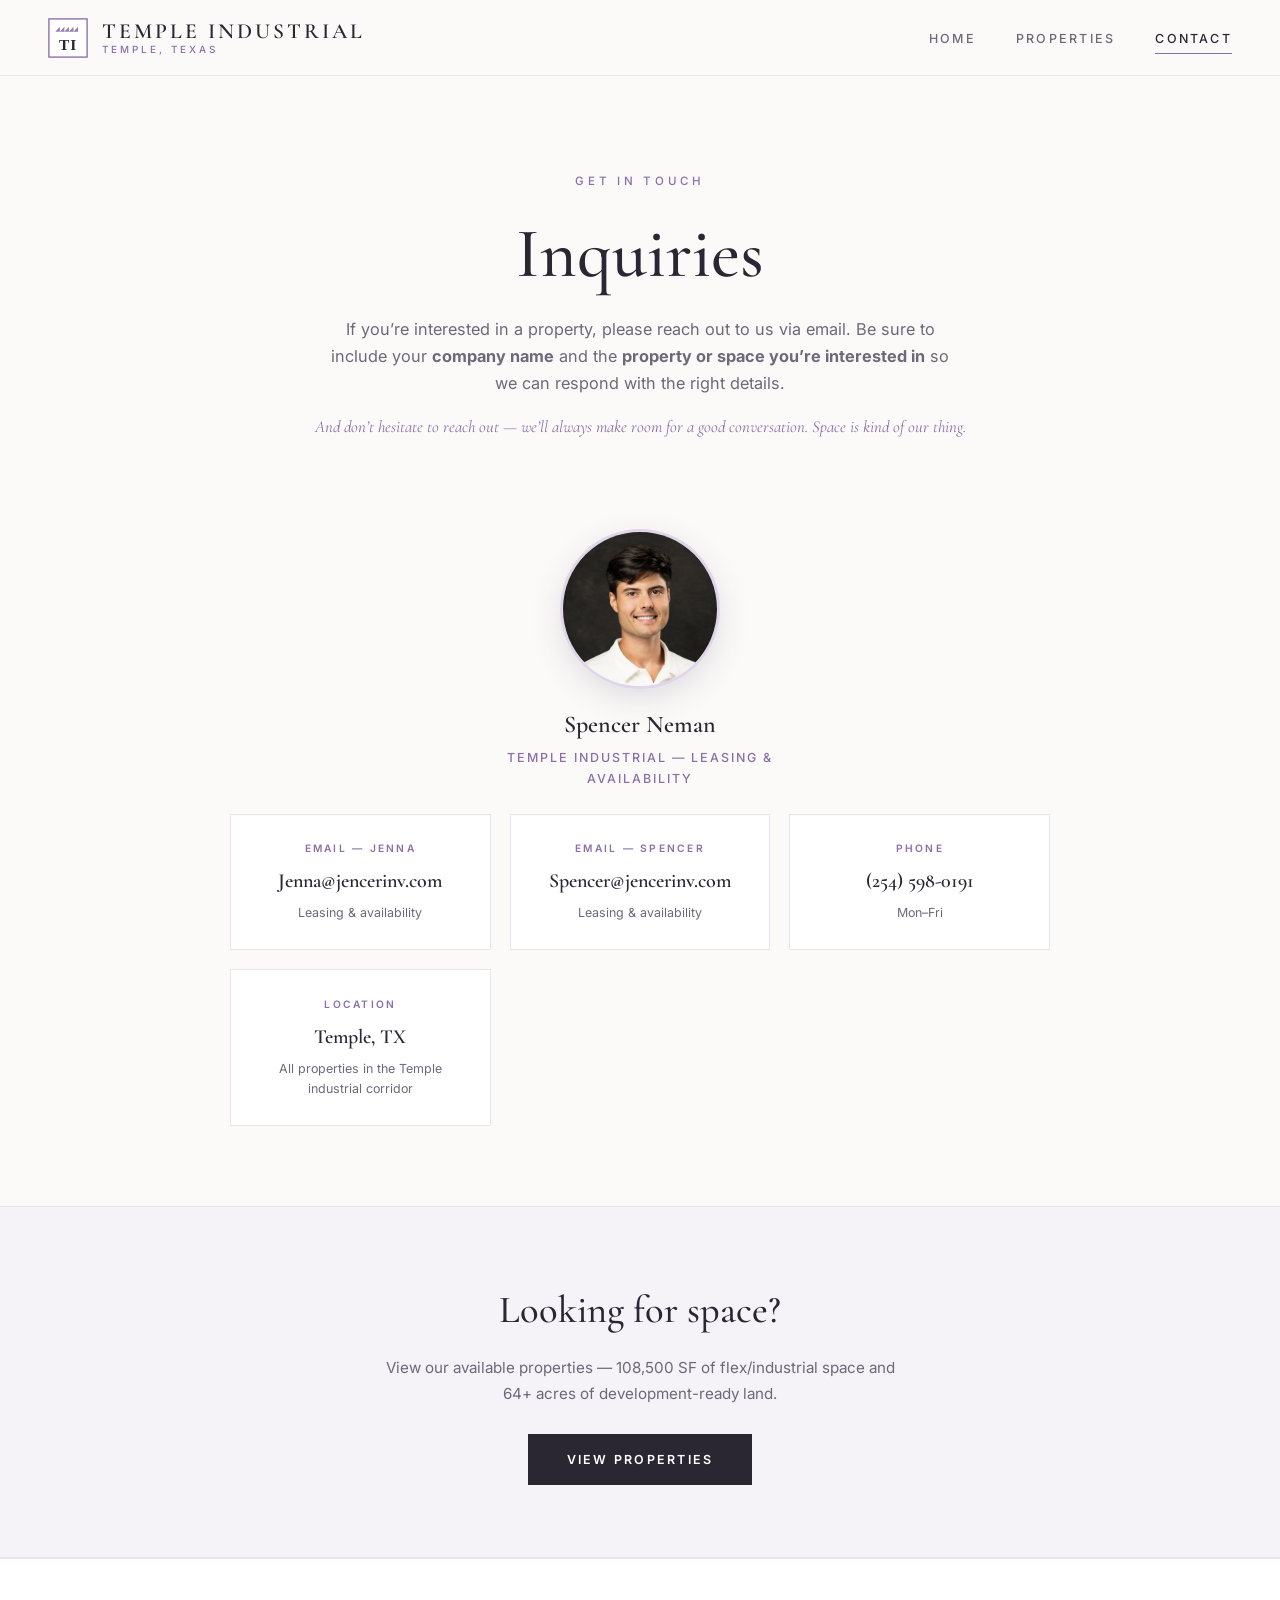
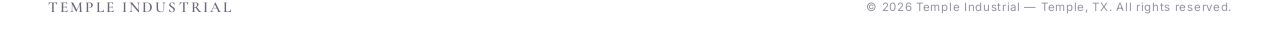
<file: contact.html>
<!DOCTYPE html>
<html lang="en">
<head>
  <meta charset="UTF-8" />
  <meta name="viewport" content="width=device-width, initial-scale=1.0" />
  <title>Contact | Temple Industrial</title>
  <meta name="description" content="Contact Temple Industrial about available industrial and commercial properties in Temple, Texas." />
  <link rel="icon" type="image/svg+xml" href="logo.svg" />
  <link rel="preconnect" href="https://fonts.googleapis.com" />
  <link rel="preconnect" href="https://fonts.gstatic.com" crossorigin />
  <link href="https://fonts.googleapis.com/css2?family=Cormorant+Garamond:ital,wght@0,500;0,600;1,500&family=Inter:wght@400;500;600&display=swap" rel="stylesheet" />
  <link rel="stylesheet" href="styles.css?v=3" />
</head>
<body>

<!-- NAV -->
<nav>
  <a class="nav-logo" href="index.html">
    <img src="logo.svg" alt="Temple Industrial logo" />
    <div class="nav-wordmark">Temple Industrial<span>Temple, Texas</span></div>
  </a>
  <ul class="nav-links">
    <li><a href="index.html">Home</a></li>
    <li><a href="properties.html">Properties</a></li>
    <li><a href="contact.html" class="active">Contact</a></li>
  </ul>
</nav>

<!-- PAGE HEAD -->
<header class="hero" style="padding-bottom:3rem;">
  <p class="eyebrow">Get In Touch</p>
  <h1>Inquiries</h1>
  <p class="hero-sub">If you&rsquo;re interested in a property, please reach out to us via email. Be sure to include your <strong>company name</strong> and the <strong>property or space you&rsquo;re interested in</strong> so we can respond with the right details.</p>
  <p class="hero-joke">And don&rsquo;t hesitate to reach out &mdash; we&rsquo;ll always make room for a good conversation. Space is kind of our thing.</p>
</header>

<!-- PRINCIPAL -->
<section class="section" style="padding-top:0; padding-bottom:0;">
  <div class="person-card">
    <img src="spencer_headshot.jpg" alt="Spencer Neman, Temple Industrial" class="person-photo" />
    <p class="person-name">Spencer Neman</p>
    <p class="person-role">Temple Industrial &mdash; Leasing &amp; Availability</p>
  </div>
</section>

<!-- CONTACT CARDS -->
<section class="section" style="padding-top:1.5rem;">
  <div class="contact-cards">
    <div class="contact-card">
      <p class="contact-card-label">Email &mdash; Jenna</p>
      <p class="contact-card-value"><a href="mailto:Jenna@jencerinv.com">Jenna@jencerinv.com</a></p>
      <p class="contact-card-sub">Leasing &amp; availability</p>
    </div>
    <div class="contact-card">
      <p class="contact-card-label">Email &mdash; Spencer</p>
      <p class="contact-card-value"><a href="mailto:Spencer@jencerinv.com">Spencer@jencerinv.com</a></p>
      <p class="contact-card-sub">Leasing &amp; availability</p>
    </div>
    <div class="contact-card">
      <p class="contact-card-label">Phone</p>
      <p class="contact-card-value"><a href="tel:2545980191">(254) 598-0191</a></p>
      <p class="contact-card-sub">Mon&ndash;Fri</p>
    </div>
    <div class="contact-card">
      <p class="contact-card-label">Location</p>
      <p class="contact-card-value">Temple, TX</p>
      <p class="contact-card-sub">All properties in the Temple industrial corridor</p>
    </div>
  </div>
</section>

<!-- CTA -->
<section class="cta-band">
  <h2>Looking for space?</h2>
  <p>View our available properties &mdash; 108,500 SF of flex/industrial space and 64+ acres of development-ready land.</p>
  <a href="properties.html" class="btn btn-solid">View Properties</a>
</section>

<!-- FOOTER -->
<footer>
  <span class="footer-brand">Temple Industrial</span>
  <span class="footer-note">&copy; 2026 Temple Industrial &mdash; Temple, TX. All rights reserved.</span>
</footer>

</body>
</html>
</file>
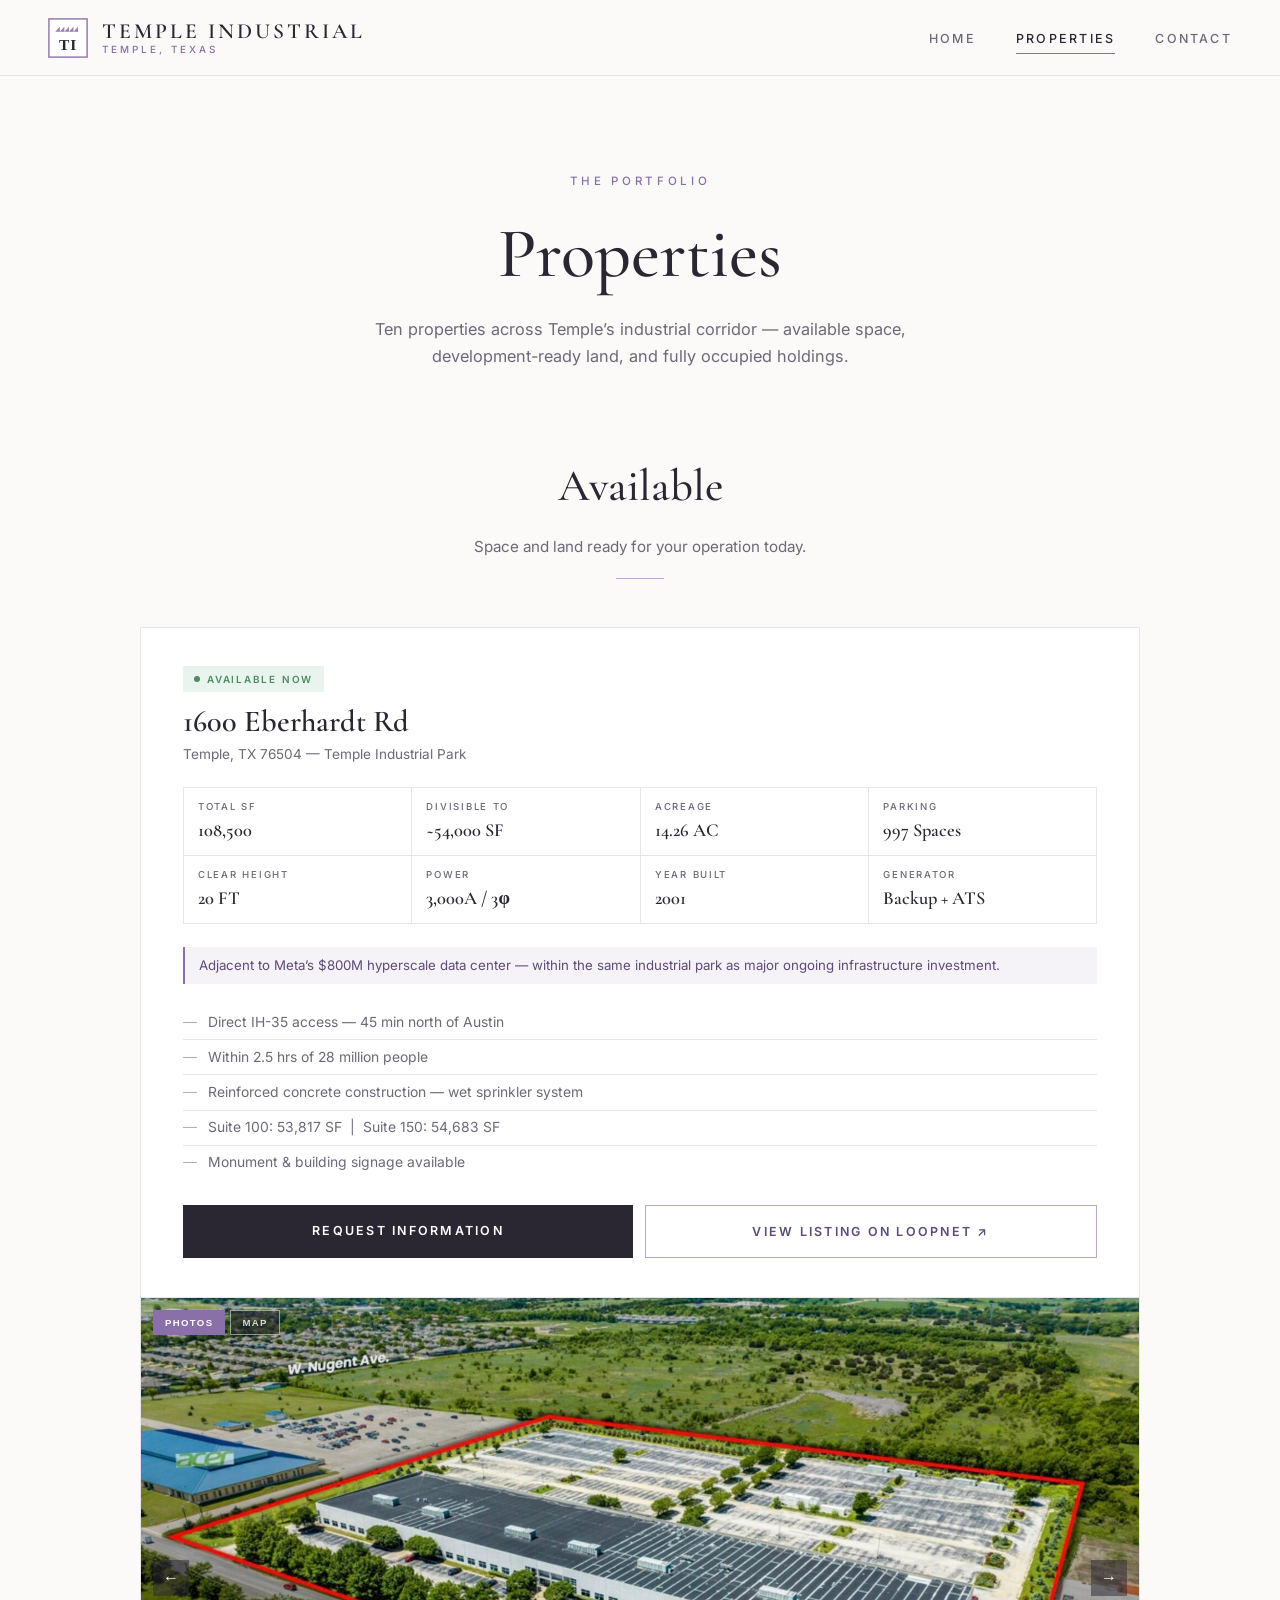
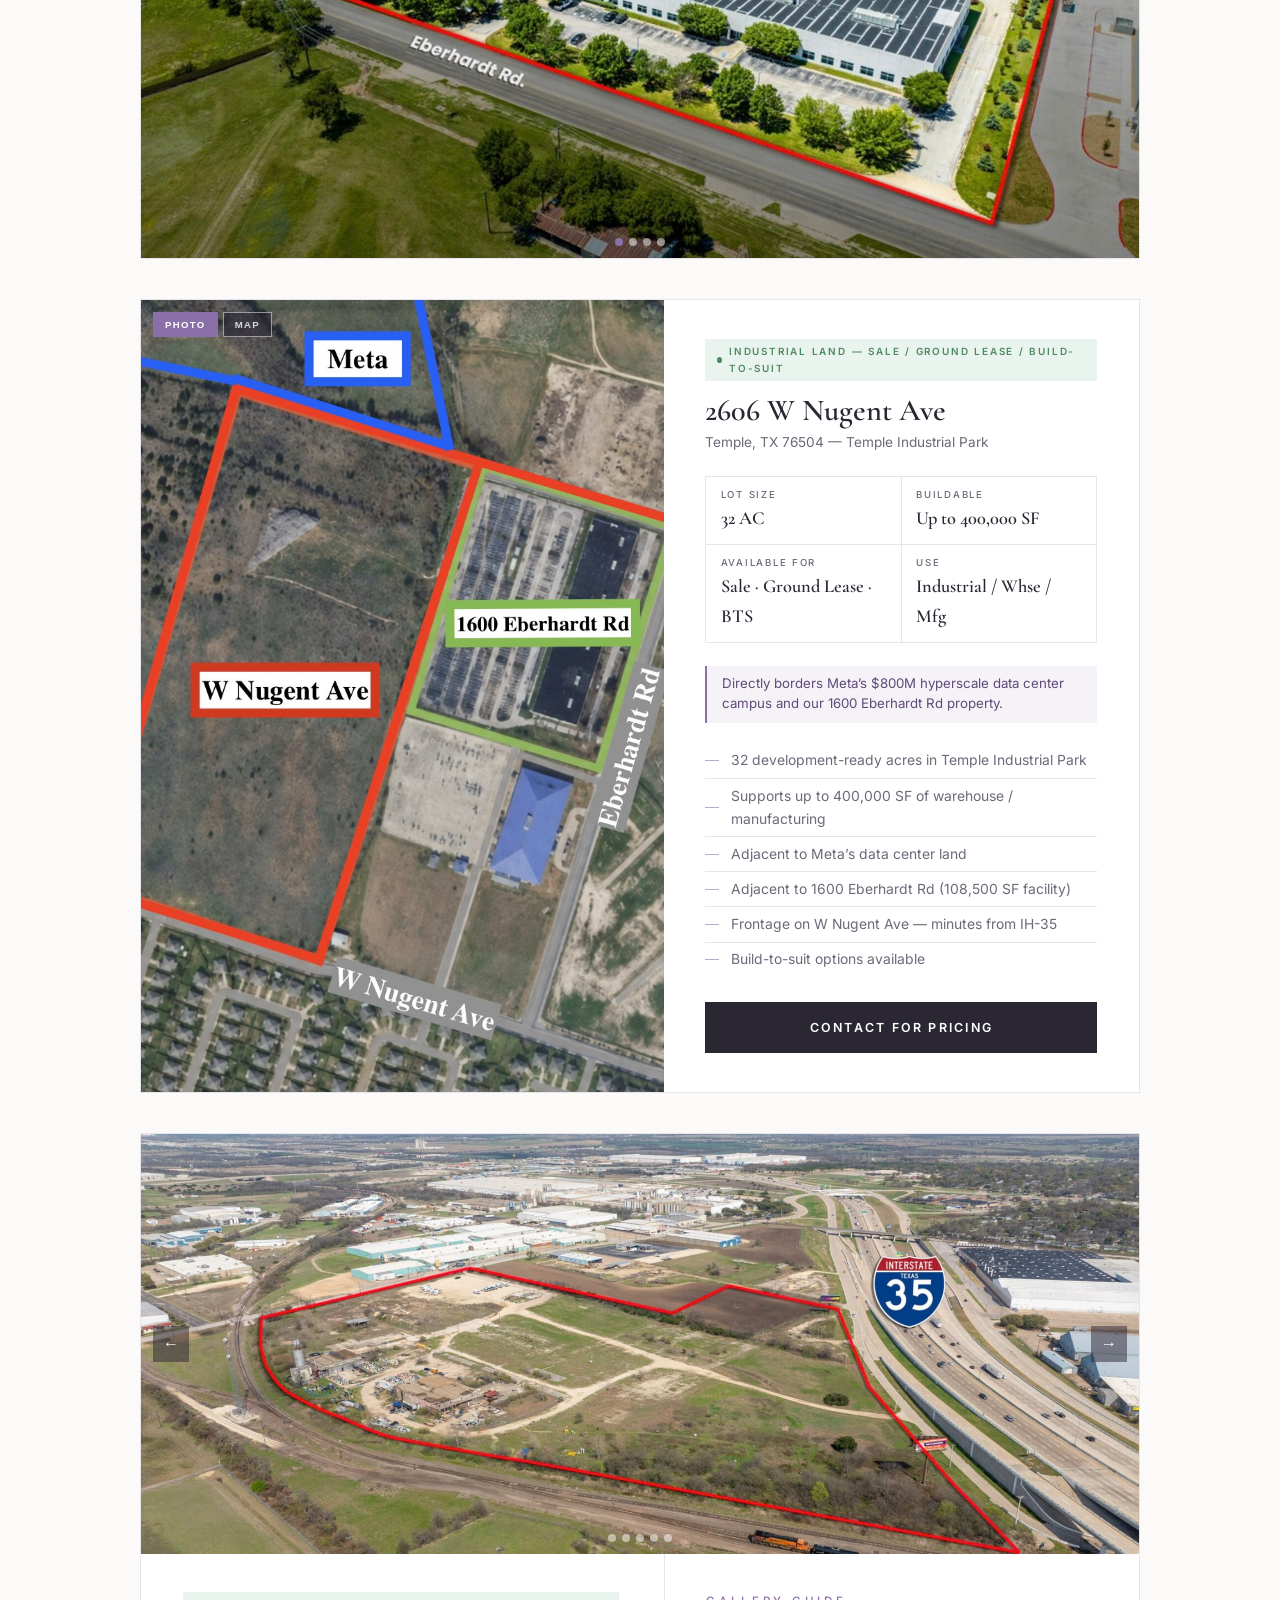
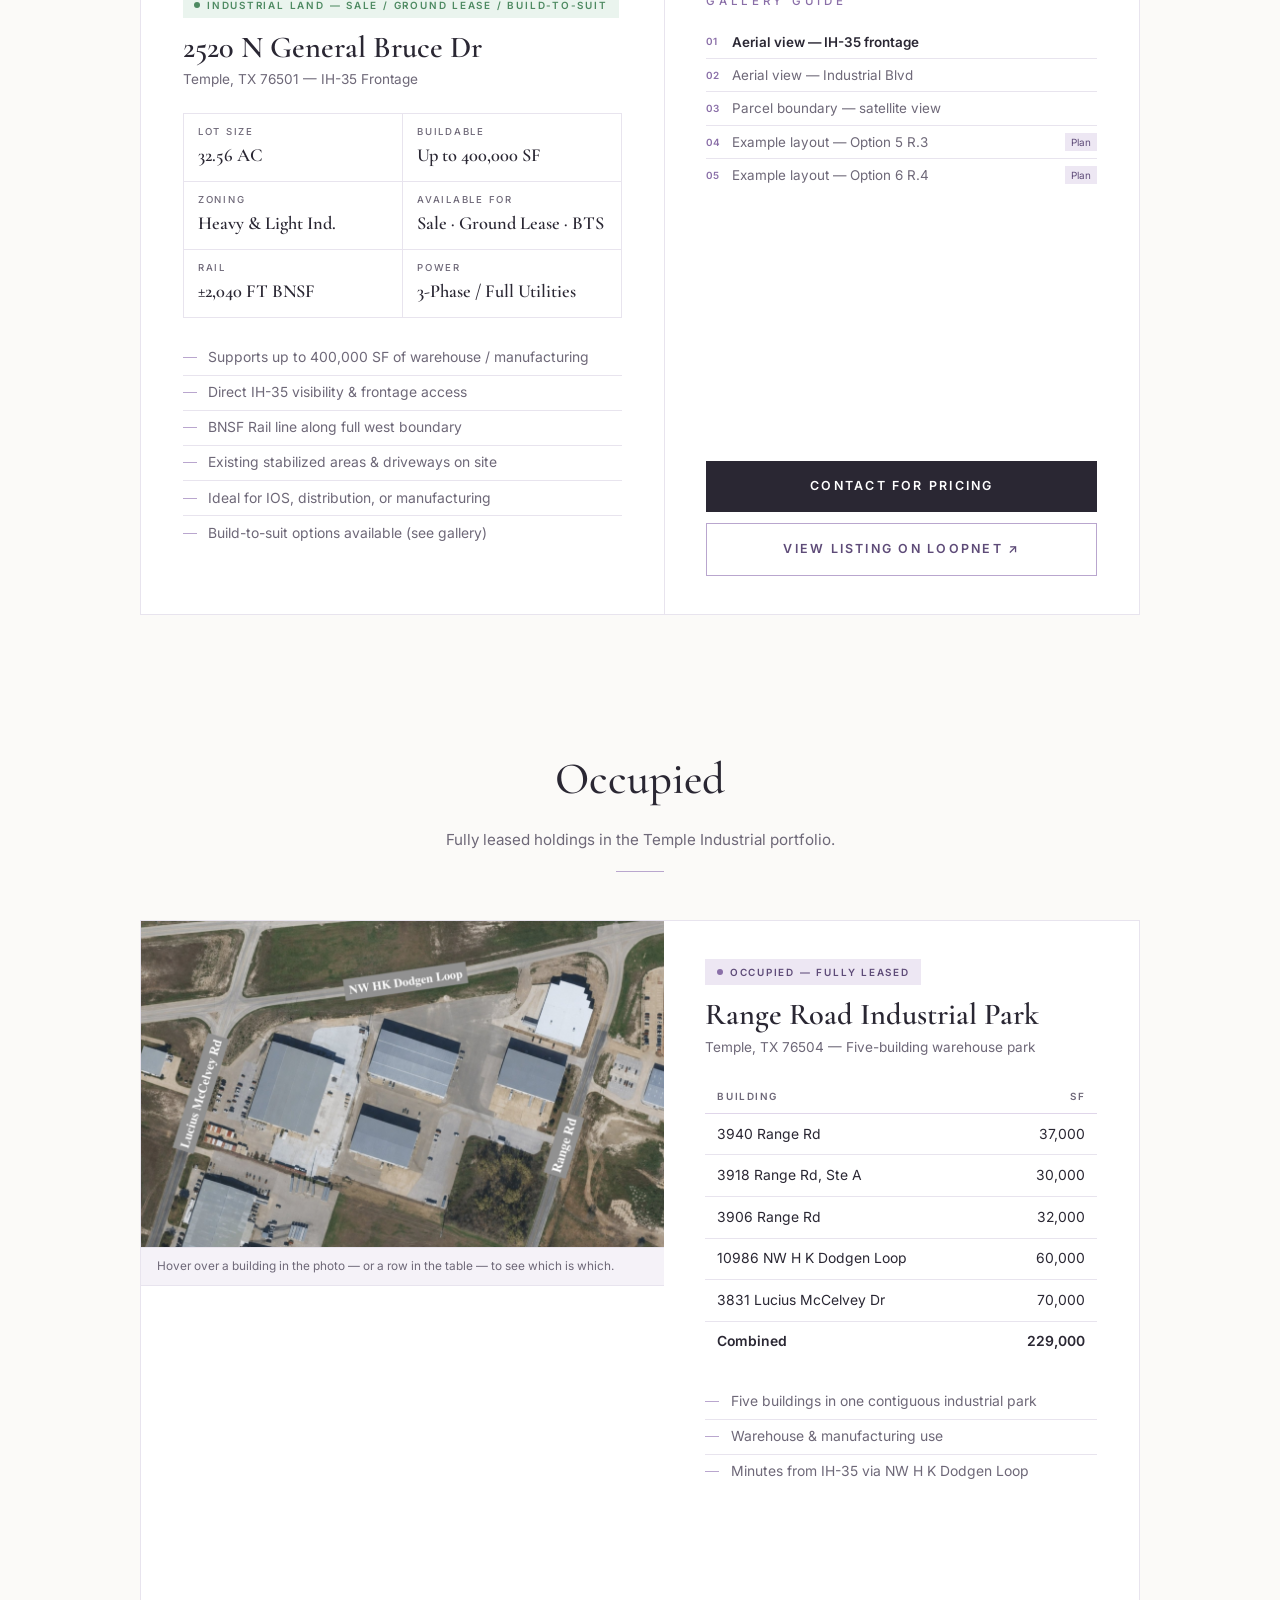
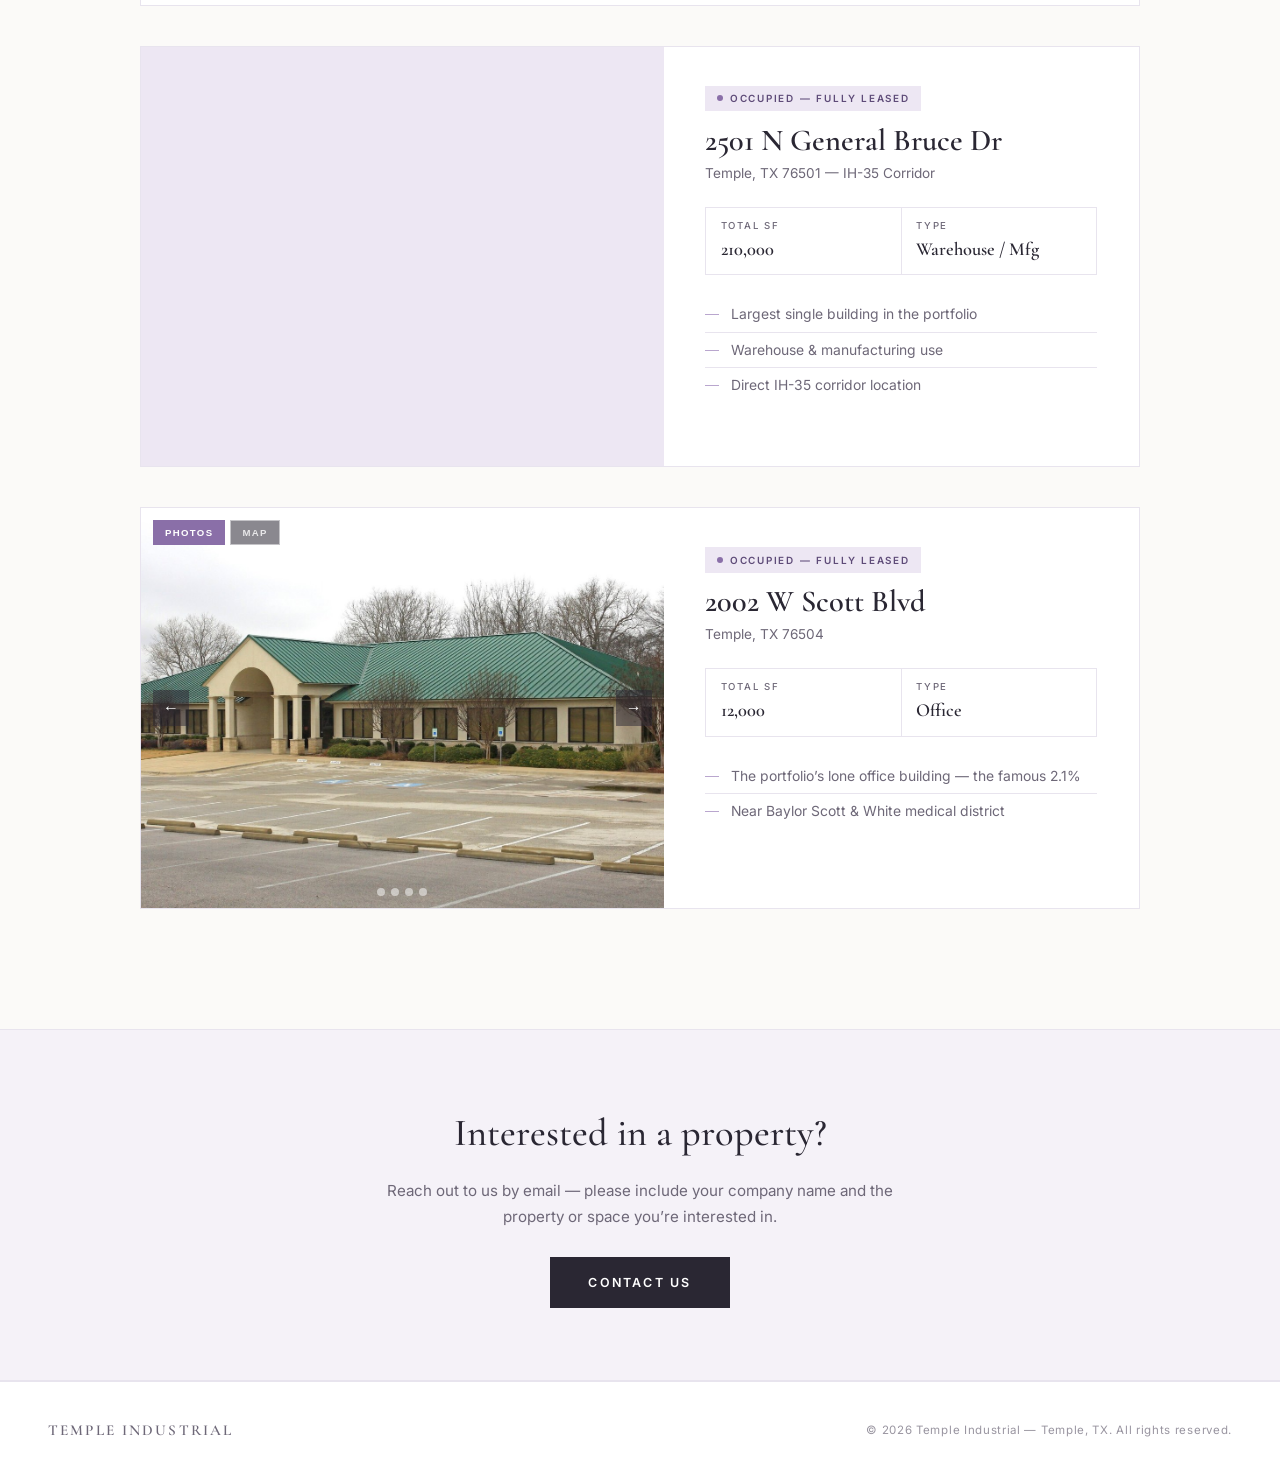
<file: properties.html>
<!DOCTYPE html>
<html lang="en">
<head>
  <meta charset="UTF-8" />
  <meta name="viewport" content="width=device-width, initial-scale=1.0" />
  <title>Properties | Temple Industrial</title>
  <meta name="description" content="Available and occupied industrial, warehouse, and commercial properties owned by Temple Industrial in Temple, Texas." />
  <link rel="icon" type="image/svg+xml" href="logo.svg" />
  <link rel="preconnect" href="https://fonts.googleapis.com" />
  <link rel="preconnect" href="https://fonts.gstatic.com" crossorigin />
  <link href="https://fonts.googleapis.com/css2?family=Cormorant+Garamond:ital,wght@0,500;0,600;1,500&family=Inter:wght@400;500;600&display=swap" rel="stylesheet" />
  <link rel="stylesheet" href="styles.css?v=3" />
</head>
<body>

<!-- NAV -->
<nav>
  <a class="nav-logo" href="index.html">
    <img src="logo.svg" alt="Temple Industrial logo" />
    <div class="nav-wordmark">Temple Industrial<span>Temple, Texas</span></div>
  </a>
  <ul class="nav-links">
    <li><a href="index.html">Home</a></li>
    <li><a href="properties.html" class="active">Properties</a></li>
    <li><a href="contact.html">Contact</a></li>
  </ul>
</nav>

<!-- PAGE HEAD -->
<header class="hero" style="padding-bottom:3rem;">
  <p class="eyebrow">The Portfolio</p>
  <h1>Properties</h1>
  <p class="hero-sub">Ten properties across Temple&rsquo;s industrial corridor &mdash; available space, development-ready land, and fully occupied holdings.</p>
</header>

<!-- ============ AVAILABLE ============ -->
<section class="section" style="padding-top:1rem;">
  <div class="section-head">
    <h2>Available</h2>
    <p>Space and land ready for your operation today.</p>
    <div class="rule"></div>
  </div>

  <!-- 1600 EBERHARDT RD -->
  <div class="prop" id="eberhardt">
    <div class="prop-split">
      <div class="prop-media" id="eb-media">
        <img id="eb-photo" src="eberhardt_aerial.jpg" alt="Aerial view of 1600 Eberhardt Rd, Temple TX" style="opacity:1;transition:opacity 0.2s;" />
        <iframe id="eb-map"
          src="https://maps.google.com/maps?q=1600+Eberhardt+Rd,+Temple,+TX+76504&z=16&output=embed"
          allowfullscreen loading="lazy" referrerpolicy="no-referrer-when-downgrade"
          title="Map of 1600 Eberhardt Rd"
          style="opacity:0;transition:opacity 0.2s;pointer-events:none;"></iframe>
        <div class="media-toggles">
          <button class="media-toggle-btn active" id="eb-btn-photo" onclick="ebToggle('photo')">Photos</button>
          <button class="media-toggle-btn inactive" id="eb-btn-map" onclick="ebToggle('map')">Map</button>
        </div>
        <button class="gallery-prev" id="eb-prev" onclick="ebNav(-1)" aria-label="Previous photo">&#8592;</button>
        <button class="gallery-next" id="eb-next" onclick="ebNav(1)" aria-label="Next photo">&#8594;</button>
        <div class="gallery-dots" id="eb-dots"></div>
      </div>
      <div class="prop-body">
        <span class="badge badge-available">Available Now</span>
        <p class="prop-address">1600 Eberhardt Rd</p>
        <p class="prop-city">Temple, TX 76504 &mdash; Temple Industrial Park</p>
        <div class="spec-grid">
          <div class="spec-item"><p class="spec-label">Total SF</p><p class="spec-value">108,500</p></div>
          <div class="spec-item"><p class="spec-label">Divisible To</p><p class="spec-value">~54,000 SF</p></div>
          <div class="spec-item"><p class="spec-label">Acreage</p><p class="spec-value">14.26 AC</p></div>
          <div class="spec-item"><p class="spec-label">Parking</p><p class="spec-value">997 Spaces</p></div>
          <div class="spec-item"><p class="spec-label">Clear Height</p><p class="spec-value">20 FT</p></div>
          <div class="spec-item"><p class="spec-label">Power</p><p class="spec-value">3,000A / 3&phi;</p></div>
          <div class="spec-item"><p class="spec-label">Year Built</p><p class="spec-value">2001</p></div>
          <div class="spec-item"><p class="spec-label">Generator</p><p class="spec-value">Backup + ATS</p></div>
        </div>
        <div class="highlight">Adjacent to Meta&rsquo;s $800M hyperscale data center &mdash; within the same industrial park as major ongoing infrastructure investment.</div>
        <ul class="prop-bullets">
          <li>Direct IH-35 access &mdash; 45 min north of Austin</li>
          <li>Within 2.5 hrs of 28 million people</li>
          <li>Reinforced concrete construction &mdash; wet sprinkler system</li>
          <li>Suite 100: 53,817 SF &nbsp;|&nbsp; Suite 150: 54,683 SF</li>
          <li>Monument &amp; building signage available</li>
        </ul>
        <div class="prop-actions">
          <a href="contact.html" class="btn btn-solid" style="text-align:center;">Request Information</a>
          <a href="https://www.loopnet.com/Listing/1600-Eberhardt-Rd-Temple-TX/31351585/" target="_blank" rel="noopener" class="btn btn-outline" style="text-align:center;">View Listing on LoopNet &nearr;</a>
        </div>
      </div>
    </div>
  </div>

  <!-- 2606 W NUGENT AVE (LAND) -->
  <div class="prop" id="w-nugent">
    <div class="prop-split">
      <div class="prop-media" id="wn-media">
        <img id="wn-photo" src="w_nugent_land.jpg" alt="Aerial view of 2606 W Nugent Ave land parcel, bordering Meta and 1600 Eberhardt Rd" style="opacity:1;transition:opacity 0.2s;" />
        <iframe id="wn-map"
          src="https://maps.google.com/maps?q=2606+W+Nugent+Ave,+Temple,+TX+76504&z=15&output=embed"
          allowfullscreen loading="lazy" referrerpolicy="no-referrer-when-downgrade"
          title="Map of 2606 W Nugent Ave"
          style="opacity:0;transition:opacity 0.2s;pointer-events:none;"></iframe>
        <div class="media-toggles">
          <button class="media-toggle-btn active" id="wn-btn-photo" onclick="wnToggle('photo')">Photo</button>
          <button class="media-toggle-btn inactive" id="wn-btn-map" onclick="wnToggle('map')">Map</button>
        </div>
      </div>
      <div class="prop-body">
        <span class="badge badge-land">Industrial Land &mdash; Sale / Ground Lease / Build-to-Suit</span>
        <p class="prop-address">2606 W Nugent Ave</p>
        <p class="prop-city">Temple, TX 76504 &mdash; Temple Industrial Park</p>
        <div class="spec-grid">
          <div class="spec-item"><p class="spec-label">Lot Size</p><p class="spec-value">32 AC</p></div>
          <div class="spec-item"><p class="spec-label">Buildable</p><p class="spec-value">Up to 400,000 SF</p></div>
          <div class="spec-item"><p class="spec-label">Available For</p><p class="spec-value">Sale &middot; Ground Lease &middot; BTS</p></div>
          <div class="spec-item"><p class="spec-label">Use</p><p class="spec-value">Industrial / Whse / Mfg</p></div>
        </div>
        <div class="highlight">Directly borders Meta&rsquo;s $800M hyperscale data center campus and our 1600 Eberhardt Rd property.</div>
        <ul class="prop-bullets">
          <li>32 development-ready acres in Temple Industrial Park</li>
          <li>Supports up to 400,000 SF of warehouse / manufacturing</li>
          <li>Adjacent to Meta&rsquo;s data center land</li>
          <li>Adjacent to 1600 Eberhardt Rd (108,500 SF facility)</li>
          <li>Frontage on W Nugent Ave &mdash; minutes from IH-35</li>
          <li>Build-to-suit options available</li>
        </ul>
        <div class="prop-actions">
          <a href="contact.html" class="btn btn-solid" style="text-align:center;">Contact for Pricing</a>
        </div>
      </div>
    </div>
  </div>

  <!-- 2520 N GENERAL BRUCE DR (LAND) -->
  <div class="prop" id="general-bruce-land">
    <div class="prop-media" style="position:relative;height:420px;" id="gb-gallery">
      <img id="gb-img" src="general_bruce_aerial1.jpg" alt="Aerial view of 2520 N General Bruce Dr" style="position:absolute;inset:0;object-fit:cover;" />
      <div class="plan-notice" id="gb-cerris" style="display:none;">Example build-to-suit layout provided by <strong>Cerris Builders</strong>. This site can accommodate a wide range of custom configurations &mdash; tenants are not limited to these options.</div>
      <button class="gallery-prev" onclick="gbNav(-1)" aria-label="Previous image">&#8592;</button>
      <button class="gallery-next" onclick="gbNav(1)" aria-label="Next image">&#8594;</button>
      <div class="gallery-dots" id="gb-dots"></div>
    </div>
    <div class="prop-split">
      <div class="prop-body">
        <span class="badge badge-land">Industrial Land &mdash; Sale / Ground Lease / Build-to-Suit</span>
        <p class="prop-address">2520 N General Bruce Dr</p>
        <p class="prop-city">Temple, TX 76501 &mdash; IH-35 Frontage</p>
        <div class="spec-grid">
          <div class="spec-item"><p class="spec-label">Lot Size</p><p class="spec-value">32.56 AC</p></div>
          <div class="spec-item"><p class="spec-label">Buildable</p><p class="spec-value">Up to 400,000 SF</p></div>
          <div class="spec-item"><p class="spec-label">Zoning</p><p class="spec-value">Heavy &amp; Light Ind.</p></div>
          <div class="spec-item"><p class="spec-label">Available For</p><p class="spec-value">Sale &middot; Ground Lease &middot; BTS</p></div>
          <div class="spec-item"><p class="spec-label">Rail</p><p class="spec-value">&plusmn;2,040 FT BNSF</p></div>
          <div class="spec-item"><p class="spec-label">Power</p><p class="spec-value">3-Phase / Full Utilities</p></div>
        </div>
        <ul class="prop-bullets">
          <li>Supports up to 400,000 SF of warehouse / manufacturing</li>
          <li>Direct IH-35 visibility &amp; frontage access</li>
          <li>BNSF Rail line along full west boundary</li>
          <li>Existing stabilized areas &amp; driveways on site</li>
          <li>Ideal for IOS, distribution, or manufacturing</li>
          <li>Build-to-suit options available (see gallery)</li>
        </ul>
      </div>
      <div class="prop-body" style="border-left:1px solid var(--border);">
        <p class="eyebrow" style="margin-bottom:0.9rem;">Gallery Guide</p>
        <div id="gb-slide-list" style="margin-bottom:1.5rem;"></div>
        <div class="prop-actions">
          <a href="contact.html" class="btn btn-solid" style="text-align:center;">Contact for Pricing</a>
          <a href="https://www.loopnet.com/Listing/2520-General-Bruce-dr-Temple-TX/39808216/" target="_blank" rel="noopener" class="btn btn-outline" style="text-align:center;">View Listing on LoopNet &nearr;</a>
        </div>
      </div>
    </div>
  </div>
</section>

<!-- ============ OCCUPIED ============ -->
<section class="section" style="padding-top:0.5rem;">
  <div class="section-head">
    <h2>Occupied</h2>
    <p>Fully leased holdings in the Temple Industrial portfolio.</p>
    <div class="rule"></div>
  </div>

  <!-- RANGE ROAD INDUSTRIAL PARK -->
  <div class="prop" id="range-road-park">
    <div class="prop-split">
      <div>
        <div class="park-photo">
          <img src="range_road_aerial_v2.jpg" alt="Aerial view of Range Road Industrial Park" />
          <svg class="park-overlay" viewBox="0 0 2117 1320" preserveAspectRatio="none" aria-hidden="true">
            <polygon data-b="0" points="1662,218 1838,302 1745,458 1580,362"><title>3940 Range Rd &mdash; 37,000 SF</title></polygon>
            <polygon data-b="1" points="1465,564 1700,507 1728,700 1492,759"><title>3918 Range Rd, Ste A &mdash; 30,000 SF</title></polygon>
            <polygon data-b="3" points="941,496 1230,398 1309,631 1021,731"><title>10986 NW H K Dodgen Loop &mdash; 60,000 SF</title></polygon>
            <polygon data-b="2" points="871,837 1092,765 1143,933 924,1007"><title>3906 Range Rd &mdash; 32,000 SF</title></polygon>
            <polygon data-b="4" points="551,464 880,596 787,967 479,829"><title>3831 Lucius McCelvey Dr &mdash; 70,000 SF</title></polygon>
            <circle class="park-dot" data-b="0" cx="1706" cy="335" r="34"></circle>
            <circle class="park-dot" data-b="1" cx="1596" cy="632" r="34"></circle>
            <circle class="park-dot" data-b="3" cx="1125" cy="564" r="34"></circle>
            <circle class="park-dot" data-b="2" cx="1007" cy="885" r="34"></circle>
            <circle class="park-dot" data-b="4" cx="674" cy="714" r="34"></circle>
          </svg>
        </div>
        <p class="park-hint">Hover over a building in the photo &mdash; or a row in the table &mdash; to see which is which.</p>
        <iframe class="park-map-small" src="https://maps.google.com/maps?q=3918+Range+Rd,+Temple,+TX+76504&t=k&z=16&output=embed"
          allowfullscreen loading="lazy" referrerpolicy="no-referrer-when-downgrade"
          title="Satellite view of Range Road Industrial Park"></iframe>
      </div>
      <div class="prop-body">
        <span class="badge badge-occupied">Occupied &mdash; Fully Leased</span>
        <p class="prop-address">Range Road Industrial Park</p>
        <p class="prop-city">Temple, TX 76504 &mdash; Five-building warehouse park</p>
        <table class="park-table" id="park-table">
          <thead><tr><th>Building</th><th>SF</th></tr></thead>
          <tbody>
            <tr><td>3940 Range Rd</td><td>37,000</td></tr>
            <tr><td>3918 Range Rd, Ste A</td><td>30,000</td></tr>
            <tr><td>3906 Range Rd</td><td>32,000</td></tr>
            <tr><td>10986 NW H K Dodgen Loop</td><td>60,000</td></tr>
            <tr><td>3831 Lucius McCelvey Dr</td><td>70,000</td></tr>
            <tr><td>Combined</td><td>229,000</td></tr>
          </tbody>
        </table>
        <ul class="prop-bullets">
          <li>Five buildings in one contiguous industrial park</li>
          <li>Warehouse &amp; manufacturing use</li>
          <li>Minutes from IH-35 via NW H K Dodgen Loop</li>
        </ul>
      </div>
    </div>
  </div>

  <!-- 2501 N GENERAL BRUCE DR -->
  <div class="prop" id="general-bruce-2501">
    <div class="prop-split">
      <div class="prop-media">
        <iframe src="https://maps.google.com/maps?q=2501+N+General+Bruce+Dr,+Temple,+TX+76501&t=k&z=17&output=embed"
          allowfullscreen loading="lazy" referrerpolicy="no-referrer-when-downgrade"
          title="Satellite view of 2501 N General Bruce Dr"></iframe>
      </div>
      <div class="prop-body">
        <span class="badge badge-occupied">Occupied &mdash; Fully Leased</span>
        <p class="prop-address">2501 N General Bruce Dr</p>
        <p class="prop-city">Temple, TX 76501 &mdash; IH-35 Corridor</p>
        <div class="spec-grid">
          <div class="spec-item"><p class="spec-label">Total SF</p><p class="spec-value">210,000</p></div>
          <div class="spec-item"><p class="spec-label">Type</p><p class="spec-value">Warehouse / Mfg</p></div>
        </div>
        <ul class="prop-bullets">
          <li>Largest single building in the portfolio</li>
          <li>Warehouse &amp; manufacturing use</li>
          <li>Direct IH-35 corridor location</li>
        </ul>
      </div>
    </div>
  </div>

  <!-- 2002 W SCOTT BLVD -->
  <div class="prop" id="scott-blvd">
    <div class="prop-split">
      <div class="prop-media" id="sc-media">
        <img id="sc-photo" src="scott3.jpg" alt="Front exterior of 2002 W Scott Blvd, Temple TX" style="opacity:1;transition:opacity 0.2s;" />
        <iframe id="sc-map"
          src="https://maps.google.com/maps?q=2002+W+Scott+Blvd,+Temple,+TX+76504&t=k&z=18&output=embed"
          allowfullscreen loading="lazy" referrerpolicy="no-referrer-when-downgrade"
          title="Satellite view of 2002 W Scott Blvd"
          style="opacity:0;transition:opacity 0.2s;pointer-events:none;"></iframe>
        <div class="media-toggles">
          <button class="media-toggle-btn active" id="sc-btn-photo" onclick="scToggle('photo')">Photos</button>
          <button class="media-toggle-btn inactive" id="sc-btn-map" onclick="scToggle('map')">Map</button>
        </div>
        <button class="gallery-prev" id="sc-prev" onclick="scNav(-1)" aria-label="Previous photo">&#8592;</button>
        <button class="gallery-next" id="sc-next" onclick="scNav(1)" aria-label="Next photo">&#8594;</button>
        <div class="gallery-dots" id="sc-dots"></div>
      </div>
      <div class="prop-body">
        <span class="badge badge-occupied">Occupied &mdash; Fully Leased</span>
        <p class="prop-address">2002 W Scott Blvd</p>
        <p class="prop-city">Temple, TX 76504</p>
        <div class="spec-grid">
          <div class="spec-item"><p class="spec-label">Total SF</p><p class="spec-value">12,000</p></div>
          <div class="spec-item"><p class="spec-label">Type</p><p class="spec-value">Office</p></div>
        </div>
        <ul class="prop-bullets">
          <li>The portfolio&rsquo;s lone office building &mdash; the famous 2.1%</li>
          <li>Near Baylor Scott &amp; White medical district</li>
        </ul>
      </div>
    </div>
  </div>
</section>

<!-- CTA -->
<section class="cta-band">
  <h2>Interested in a property?</h2>
  <p>Reach out to us by email &mdash; please include your company name and the property or space you&rsquo;re interested in.</p>
  <a href="contact.html" class="btn btn-solid">Contact Us</a>
</section>

<!-- FOOTER -->
<footer>
  <span class="footer-brand">Temple Industrial</span>
  <span class="footer-note">&copy; 2026 Temple Industrial &mdash; Temple, TX. All rights reserved.</span>
</footer>

<script>
  /* === 1600 Eberhardt — Photo gallery + Map toggle === */
  var ebSlides = [
    { src: 'eberhardt_aerial.jpg', label: 'Aerial view of 1600 Eberhardt Rd' },
    { src: 'eberhardt_ext.jpg', label: 'Building exterior along Eberhardt Rd' },
    { src: 'eberhardt_interior_lobby.jpg', label: 'Lobby and reception' },
    { src: 'eberhardt_int1.jpg', label: 'Open office floor' }
  ];
  var ebCurrent = 0;

  function ebBuild() {
    var dotsEl = document.getElementById('eb-dots');
    dotsEl.innerHTML = '';
    ebSlides.forEach(function (_, i) {
      var d = document.createElement('button');
      d.className = 'gallery-dot' + (i === 0 ? ' active' : '');
      d.setAttribute('aria-label', 'Go to photo ' + (i + 1));
      d.onclick = function () { ebCurrent = i; ebUpdate(); };
      dotsEl.appendChild(d);
    });
  }

  function ebNav(dir) {
    ebCurrent = (ebCurrent + dir + ebSlides.length) % ebSlides.length;
    ebUpdate();
  }

  function ebUpdate() {
    var s = ebSlides[ebCurrent];
    var img = document.getElementById('eb-photo');
    img.style.opacity = '0';
    setTimeout(function () {
      img.src = s.src;
      img.alt = s.label;
      img.style.opacity = '1';
    }, 150);
    document.querySelectorAll('#eb-dots .gallery-dot').forEach(function (d, i) {
      d.className = 'gallery-dot' + (i === ebCurrent ? ' active' : '');
    });
  }

  function ebToggle(mode) {
    var photo = document.getElementById('eb-photo');
    var mapEl = document.getElementById('eb-map');
    var btnP = document.getElementById('eb-btn-photo');
    var btnM = document.getElementById('eb-btn-map');
    var galleryUI = [document.getElementById('eb-prev'), document.getElementById('eb-next'), document.getElementById('eb-dots')];
    if (mode === 'photo') {
      photo.style.opacity = '1'; photo.style.pointerEvents = 'auto';
      mapEl.style.opacity = '0'; mapEl.style.pointerEvents = 'none';
      btnP.className = 'media-toggle-btn active';
      btnM.className = 'media-toggle-btn inactive';
      galleryUI.forEach(function (el) { el.style.display = ''; });
    } else {
      mapEl.style.opacity = '1'; mapEl.style.pointerEvents = 'auto';
      photo.style.opacity = '0'; photo.style.pointerEvents = 'none';
      btnM.className = 'media-toggle-btn active';
      btnP.className = 'media-toggle-btn inactive';
      galleryUI.forEach(function (el) { el.style.display = 'none'; });
    }
  }

  ebBuild();

  /* === 2002 W Scott Blvd — Photo gallery + Map toggle === */
  var scSlides = [
    { src: 'scott3.jpg', label: 'Front exterior of 2002 W Scott Blvd' },
    { src: 'scott4.jpg', label: 'Side exterior of 2002 W Scott Blvd' },
    { src: 'scott1.jpg', label: 'Bird’s-eye view of 2002 W Scott Blvd' },
    { src: 'scott2.jpg', label: 'Conference room' }
  ];
  var scCurrent = 0;

  function scBuild() {
    var dotsEl = document.getElementById('sc-dots');
    dotsEl.innerHTML = '';
    scSlides.forEach(function (_, i) {
      var d = document.createElement('button');
      d.className = 'gallery-dot' + (i === 0 ? ' active' : '');
      d.setAttribute('aria-label', 'Go to photo ' + (i + 1));
      d.onclick = function () { scCurrent = i; scUpdate(); };
      dotsEl.appendChild(d);
    });
  }

  function scNav(dir) {
    scCurrent = (scCurrent + dir + scSlides.length) % scSlides.length;
    scUpdate();
  }

  function scUpdate() {
    var s = scSlides[scCurrent];
    var img = document.getElementById('sc-photo');
    img.style.opacity = '0';
    setTimeout(function () {
      img.src = s.src;
      img.alt = s.label;
      img.style.opacity = '1';
    }, 150);
    document.querySelectorAll('#sc-dots .gallery-dot').forEach(function (d, i) {
      d.className = 'gallery-dot' + (i === scCurrent ? ' active' : '');
    });
  }

  function scToggle(mode) {
    var photo = document.getElementById('sc-photo');
    var mapEl = document.getElementById('sc-map');
    var btnP = document.getElementById('sc-btn-photo');
    var btnM = document.getElementById('sc-btn-map');
    var galleryUI = [document.getElementById('sc-prev'), document.getElementById('sc-next'), document.getElementById('sc-dots')];
    if (mode === 'photo') {
      photo.style.opacity = '1'; photo.style.pointerEvents = 'auto';
      mapEl.style.opacity = '0'; mapEl.style.pointerEvents = 'none';
      btnP.className = 'media-toggle-btn active';
      btnM.className = 'media-toggle-btn inactive';
      galleryUI.forEach(function (el) { el.style.display = ''; });
    } else {
      mapEl.style.opacity = '1'; mapEl.style.pointerEvents = 'auto';
      photo.style.opacity = '0'; photo.style.pointerEvents = 'none';
      btnM.className = 'media-toggle-btn active';
      btnP.className = 'media-toggle-btn inactive';
      galleryUI.forEach(function (el) { el.style.display = 'none'; });
    }
  }

  scBuild();

  /* === 2606 W Nugent — Photo / Map toggle === */
  function wnToggle(mode) {
    var photo = document.getElementById('wn-photo');
    var mapEl = document.getElementById('wn-map');
    var btnP = document.getElementById('wn-btn-photo');
    var btnM = document.getElementById('wn-btn-map');
    if (mode === 'photo') {
      photo.style.opacity = '1'; photo.style.pointerEvents = 'auto';
      mapEl.style.opacity = '0'; mapEl.style.pointerEvents = 'none';
      btnP.className = 'media-toggle-btn active';
      btnM.className = 'media-toggle-btn inactive';
    } else {
      mapEl.style.opacity = '1'; mapEl.style.pointerEvents = 'auto';
      photo.style.opacity = '0'; photo.style.pointerEvents = 'none';
      btnM.className = 'media-toggle-btn active';
      btnP.className = 'media-toggle-btn inactive';
    }
  }

  /* === 2520 General Bruce — Image gallery === */
  var gbSlides = [
    { src: 'general_bruce_aerial1.jpg', label: 'Aerial view — IH-35 frontage', plan: false },
    { src: 'general_bruce_aerial2.jpg', label: 'Aerial view — Industrial Blvd', plan: false },
    { src: 'general_bruce_map.jpg', label: 'Parcel boundary — satellite view', plan: false },
    { src: 'option5.jpg', label: 'Example layout — Option 5 R.3', plan: true },
    { src: 'option6.jpg', label: 'Example layout — Option 6 R.4', plan: true }
  ];
  var gbCurrent = 0;

  function gbBuild() {
    var dotsEl = document.getElementById('gb-dots');
    dotsEl.innerHTML = '';
    gbSlides.forEach(function (_, i) {
      var d = document.createElement('button');
      d.className = 'gallery-dot' + (i === 0 ? ' active' : '');
      d.setAttribute('aria-label', 'Go to slide ' + (i + 1));
      d.onclick = function () { gbGoto(i); };
      dotsEl.appendChild(d);
    });
    var listEl = document.getElementById('gb-slide-list');
    listEl.innerHTML = '';
    gbSlides.forEach(function (s, i) {
      var row = document.createElement('div');
      row.id = 'gb-list-' + i;
      row.style.cssText = 'display:flex;align-items:center;gap:0.5rem;padding:0.32rem 0;border-bottom:1px solid var(--border);cursor:pointer;font-size:0.84rem;color:var(--muted);';
      row.innerHTML = '<span style="font-size:0.62rem;color:var(--lilac-600);min-width:18px;font-weight:600;">' + String(i + 1).padStart(2, '0') + '</span>' + s.label + (s.plan ? ' <span style="font-size:0.62rem;background:var(--lilac-100);color:var(--lilac-800);padding:1px 6px;margin-left:auto;">Plan</span>' : '');
      row.onclick = function () { gbGoto(i); };
      listEl.appendChild(row);
    });
    var last = listEl.lastChild;
    if (last) last.style.borderBottom = 'none';
    gbUpdate();
  }

  function gbGoto(idx) { gbCurrent = idx; gbUpdate(); }
  function gbNav(dir) { gbCurrent = (gbCurrent + dir + gbSlides.length) % gbSlides.length; gbUpdate(); }

  function gbUpdate() {
    var s = gbSlides[gbCurrent];
    var img = document.getElementById('gb-img');
    img.style.opacity = '0';
    setTimeout(function () {
      img.src = s.src;
      img.alt = s.label;
      img.style.opacity = '1';
    }, 150);
    document.getElementById('gb-cerris').style.display = s.plan ? 'block' : 'none';
    document.querySelectorAll('.gallery-dot').forEach(function (d, i) {
      d.className = 'gallery-dot' + (i === gbCurrent ? ' active' : '');
    });
    document.querySelectorAll('[id^="gb-list-"]').forEach(function (r, i) {
      r.style.color = (i === gbCurrent) ? 'var(--charcoal)' : 'var(--muted)';
      r.style.fontWeight = (i === gbCurrent) ? '600' : '400';
    });
  }

  document.getElementById('gb-img').style.transition = 'opacity 0.15s';
  gbBuild();

  /* === Range Road Park — hover sync between photo and table === */
  (function () {
    var polys = document.querySelectorAll('.park-overlay polygon');
    var dots = document.querySelectorAll('.park-overlay .park-dot');
    var rows = document.querySelectorAll('#park-table tbody tr');
    function setHot(i, on) {
      dots.forEach(function (d) {
        if (d.getAttribute('data-b') === String(i)) d.classList.toggle('hot', on);
      });
      if (rows[i]) rows[i].classList.toggle('hot', on);
    }
    polys.forEach(function (p) {
      var i = parseInt(p.getAttribute('data-b'), 10);
      p.addEventListener('mouseenter', function () { setHot(i, true); });
      p.addEventListener('mouseleave', function () { setHot(i, false); });
    });
    rows.forEach(function (r, i) {
      if (i >= 5) return; // skip Combined row
      r.addEventListener('mouseenter', function () { setHot(i, true); });
      r.addEventListener('mouseleave', function () { setHot(i, false); });
    });
  })();
</script>
</body>
</html>
</file>
<file: styles.css>
/* ============================================================
   TEMPLE INDUSTRIAL — shared stylesheet
   Palette: ivory / soft lilac / charcoal  ·  Serif display type
   ============================================================ */

*, *::before, *::after { box-sizing: border-box; margin: 0; padding: 0; }

:root {
  --ivory:      #FBFAF8;
  --white:      #FFFFFF;
  --lilac-50:   #F5F2F8;
  --lilac-100:  #EDE7F3;
  --lilac-200:  #E0D6EA;
  --lilac-400:  #B9A6CE;
  --lilac-600:  #8A6FA8;
  --lilac-800:  #5E4B78;
  --charcoal:   #2A2733;
  --muted:      #6E6878;
  --border:     #E8E4EE;
  --occupied:   #8B8694;
  --available:  #4E8A62;
  --available-bg: #EAF4EE;
  --font-display: 'Cormorant Garamond', Georgia, serif;
  --font-body: 'Inter', -apple-system, sans-serif;
}

html { scroll-behavior: smooth; }
body { font-family: var(--font-body); background: var(--ivory); color: var(--charcoal); font-size: 16px; line-height: 1.65; -webkit-font-smoothing: antialiased; }
a { color: inherit; text-decoration: none; }
img { display: block; max-width: 100%; }

/* ---------- NAV ---------- */
nav {
  background: rgba(251,250,248,0.94); backdrop-filter: blur(8px);
  border-bottom: 1px solid var(--border);
  padding: 0 3rem; height: 76px;
  display: flex; align-items: center; justify-content: space-between;
  position: sticky; top: 0; z-index: 1000;
}
.nav-logo { display: flex; align-items: center; gap: 14px; }
.nav-logo img { width: 40px; height: 40px; }
.nav-wordmark { font-family: var(--font-display); font-size: 1.35rem; font-weight: 600; letter-spacing: 0.14em; text-transform: uppercase; color: var(--charcoal); line-height: 1.1; }
.nav-wordmark span { display: block; font-size: 0.62rem; font-family: var(--font-body); font-weight: 500; letter-spacing: 0.3em; color: var(--lilac-600); }
.nav-links { display: flex; gap: 2.5rem; list-style: none; align-items: center; }
.nav-links a { font-size: 0.78rem; font-weight: 500; letter-spacing: 0.18em; text-transform: uppercase; color: var(--muted); padding: 0.4rem 0; border-bottom: 1px solid transparent; transition: color 0.2s, border-color 0.2s; }
.nav-links a:hover { color: var(--lilac-800); }
.nav-links a.active { color: var(--charcoal); border-bottom-color: var(--lilac-600); }

/* ---------- HERO ---------- */
.hero { text-align: center; padding: 6rem 2rem 4.5rem; max-width: 880px; margin: 0 auto; }
.eyebrow { font-size: 0.72rem; font-weight: 500; letter-spacing: 0.32em; text-transform: uppercase; color: var(--lilac-600); margin-bottom: 1.5rem; }
.hero h1 { font-family: var(--font-display); font-size: clamp(2.8rem, 6vw, 4.4rem); font-weight: 500; line-height: 1.1; color: var(--charcoal); margin-bottom: 1.5rem; }
.hero h1 em { font-style: italic; color: var(--lilac-800); }
.hero-sub { font-size: 1.02rem; color: var(--muted); max-width: 620px; margin: 0 auto 1rem; }
.hero-joke { font-family: var(--font-display); font-style: italic; font-size: 1.05rem; color: var(--lilac-600); margin-bottom: 2.5rem; }
.hero-actions { display: flex; gap: 1rem; justify-content: center; flex-wrap: wrap; }

.btn { display: inline-block; font-size: 0.78rem; font-weight: 600; letter-spacing: 0.18em; text-transform: uppercase; padding: 0.95rem 2.4rem; transition: all 0.2s; cursor: pointer; }
.btn-solid { background: var(--charcoal); color: var(--white); }
.btn-solid:hover { background: var(--lilac-800); }
.btn-outline { border: 1px solid var(--lilac-400); color: var(--lilac-800); }
.btn-outline:hover { background: var(--lilac-50); border-color: var(--lilac-600); }

/* ---------- STATS ---------- */
.stats-band { background: var(--white); border-top: 1px solid var(--border); border-bottom: 1px solid var(--border); }
.stats-inner { max-width: 1080px; margin: 0 auto; display: grid; grid-template-columns: repeat(4, 1fr); }
.stat { text-align: center; padding: 2.4rem 1rem; border-right: 1px solid var(--border); }
.stat:last-child { border-right: none; }
.stat-value { font-family: var(--font-display); font-size: 2.4rem; font-weight: 500; color: var(--charcoal); line-height: 1.1; }
.stat-value span { font-size: 1.2rem; color: var(--lilac-600); }
.stat-label { font-size: 0.68rem; font-weight: 500; letter-spacing: 0.22em; text-transform: uppercase; color: var(--muted); margin-top: 0.5rem; }

/* ---------- SECTIONS ---------- */
.section { max-width: 1080px; margin: 0 auto; padding: 5rem 2.5rem; }
.section-head { text-align: center; margin-bottom: 3rem; }
.section-head h2 { font-family: var(--font-display); font-size: clamp(2rem, 4vw, 2.8rem); font-weight: 500; color: var(--charcoal); margin-bottom: 0.6rem; }
.section-head p { color: var(--muted); font-size: 0.95rem; max-width: 560px; margin: 0 auto; }
.rule { width: 48px; height: 1px; background: var(--lilac-400); margin: 1.2rem auto 0; }

/* ---------- MAP ---------- */
#map { height: 520px; border: 1px solid var(--border); background: var(--lilac-50); z-index: 1; }
.map-legend { display: flex; gap: 2rem; justify-content: center; margin-top: 1.2rem; font-size: 0.78rem; letter-spacing: 0.08em; color: var(--muted); }
.legend-dot { display: inline-block; width: 10px; height: 10px; border-radius: 50%; margin-right: 6px; vertical-align: middle; }
.pin-marker { border-radius: 50%; border: 2px solid var(--white); box-shadow: 0 1px 4px rgba(42,39,51,0.35); }
.leaflet-popup-content-wrapper { border-radius: 2px; font-family: var(--font-body); }
.popup-name { font-family: var(--font-display); font-size: 1.05rem; font-weight: 600; color: var(--charcoal); }
.popup-meta { font-size: 0.78rem; color: var(--muted); margin: 2px 0 6px; }
.popup-link { font-size: 0.72rem; font-weight: 600; letter-spacing: 0.12em; text-transform: uppercase; color: var(--lilac-600) !important; }

/* ---------- CARDS ---------- */
.card-grid { display: grid; grid-template-columns: repeat(auto-fit, minmax(290px, 1fr)); gap: 1.5rem; }
.card { background: var(--white); border: 1px solid var(--border); transition: box-shadow 0.2s, transform 0.2s; display: flex; flex-direction: column; }
.card:hover { box-shadow: 0 8px 30px rgba(94,75,120,0.10); transform: translateY(-2px); }
.card-media { height: 190px; background: var(--lilac-100); position: relative; overflow: hidden; }
.card-media img, .card-media iframe { width: 100%; height: 100%; object-fit: cover; border: none; }
.card-body { padding: 1.4rem 1.5rem 1.6rem; flex: 1; display: flex; flex-direction: column; }
.card-title { font-family: var(--font-display); font-size: 1.35rem; font-weight: 600; color: var(--charcoal); line-height: 1.15; }
.card-meta { font-size: 0.8rem; color: var(--muted); margin: 0.3rem 0 0.9rem; }
.card-specs { font-size: 0.85rem; color: var(--muted); border-top: 1px solid var(--border); padding-top: 0.8rem; margin-top: auto; }
.card-specs strong { color: var(--charcoal); font-weight: 600; }

/* ---------- BADGES ---------- */
.badge { display: inline-flex; align-items: center; gap: 0.45rem; font-size: 0.62rem; font-weight: 600; letter-spacing: 0.18em; text-transform: uppercase; padding: 0.3rem 0.7rem; width: fit-content; margin-bottom: 0.8rem; }
.badge::before { content: ''; width: 6px; height: 6px; border-radius: 50%; }
.badge-available { background: var(--available-bg); color: var(--available); }
.badge-available::before { background: var(--available); }
.badge-occupied { background: var(--lilac-100); color: var(--lilac-800); }
.badge-occupied::before { background: var(--lilac-600); }
.badge-land { background: var(--available-bg); color: var(--available); }
.badge-land::before { background: var(--available); }

/* ---------- PROPERTY DETAIL (properties page) ---------- */
.prop { background: var(--white); border: 1px solid var(--border); margin-bottom: 2.5rem; overflow: hidden; }
.prop-split { display: grid; grid-template-columns: 1.1fr 1fr; }
.prop-media { position: relative; background: var(--lilac-100); min-height: 400px; }
.prop-media img, .prop-media iframe { width: 100%; height: 100%; object-fit: cover; border: none; position: absolute; inset: 0; }
.prop-body { padding: 2.4rem 2.6rem; display: flex; flex-direction: column; }
.prop-address { font-family: var(--font-display); font-size: 1.9rem; font-weight: 600; color: var(--charcoal); line-height: 1.1; margin-bottom: 0.25rem; }
.prop-city { font-size: 0.85rem; color: var(--muted); margin-bottom: 1.4rem; }

.spec-grid { display: grid; grid-template-columns: 1fr 1fr; border-top: 1px solid var(--border); border-left: 1px solid var(--border); margin-bottom: 1.4rem; }
.spec-item { padding: 0.65rem 0.9rem; border-right: 1px solid var(--border); border-bottom: 1px solid var(--border); }
.spec-label { font-size: 0.6rem; font-weight: 500; letter-spacing: 0.18em; text-transform: uppercase; color: var(--muted); }
.spec-value { font-family: var(--font-display); font-size: 1.15rem; font-weight: 600; color: var(--charcoal); }

.prop-bullets { list-style: none; margin-bottom: 1.6rem; }
.prop-bullets li { font-size: 0.87rem; color: var(--muted); padding: 0.35rem 0; border-bottom: 1px solid var(--border); display: flex; align-items: center; gap: 0.7rem; }
.prop-bullets li:last-child { border-bottom: none; }
.prop-bullets li::before { content: ''; width: 14px; height: 1px; background: var(--lilac-400); flex-shrink: 0; }

.highlight { background: var(--lilac-50); border-left: 2px solid var(--lilac-600); color: var(--lilac-800); font-size: 0.83rem; padding: 0.55rem 0.9rem; margin-bottom: 1.3rem; line-height: 1.5; }
.prop-actions { display: flex; flex-direction: column; gap: 0.7rem; margin-top: auto; }

/* Eberhardt card: info above, wide landscape gallery below */
#eberhardt .prop-split { display: flex; flex-direction: column-reverse; }
#eberhardt .prop-media { min-height: unset; height: auto; aspect-ratio: 16 / 9; border-top: 1px solid var(--border); }
#eberhardt .spec-grid { grid-template-columns: repeat(4, 1fr); }
#eberhardt .prop-actions { flex-direction: row; flex-wrap: wrap; }
#eberhardt .prop-actions .btn { flex: 1; min-width: 240px; }
@media (max-width: 820px) {
  #eberhardt .spec-grid { grid-template-columns: 1fr 1fr; }
}

/* media toggles & gallery controls */
.media-toggles { position: absolute; top: 12px; left: 12px; display: flex; gap: 5px; z-index: 10; }
.media-toggle-btn { font-size: 0.6rem; font-weight: 600; letter-spacing: 0.14em; text-transform: uppercase; padding: 6px 11px; cursor: pointer; border: 1px solid rgba(255,255,255,0.5); transition: all 0.15s; }
.media-toggle-btn.active { background: var(--lilac-600); color: #fff; border-color: var(--lilac-600); }
.media-toggle-btn.inactive { background: rgba(42,39,51,0.55); color: rgba(255,255,255,0.8); }
.gallery-prev, .gallery-next { position: absolute; top: 50%; transform: translateY(-50%); z-index: 10; background: rgba(42,39,51,0.5); color: #fff; border: none; cursor: pointer; width: 36px; height: 36px; font-size: 1rem; display: flex; align-items: center; justify-content: center; transition: background 0.15s; }
.gallery-prev { left: 12px; }
.gallery-next { right: 12px; }
.gallery-prev:hover, .gallery-next:hover { background: var(--lilac-600); }
.gallery-dots { position: absolute; bottom: 12px; left: 50%; transform: translateX(-50%); display: flex; gap: 6px; z-index: 10; }
.gallery-dot { width: 8px; height: 8px; border-radius: 50%; background: rgba(255,255,255,0.5); border: none; cursor: pointer; padding: 0; transition: background 0.15s; }
.gallery-dot.active { background: var(--lilac-600); }
.plan-notice { position: absolute; bottom: 0; left: 0; right: 0; z-index: 9; background: rgba(94,75,120,0.9); padding: 8px 14px; font-size: 0.76rem; color: rgba(255,255,255,0.92); line-height: 1.4; }

/* park photo + hover overlay */
.park-photo { position: relative; }
.park-photo img { width: 100%; height: auto; display: block; }
.park-overlay { position: absolute; inset: 0; width: 100%; height: 100%; }
.park-overlay polygon { fill: rgba(138,111,168,0); stroke: none; cursor: pointer; pointer-events: all; }
.park-dot { fill: #8A6FA8; stroke: #FFFFFF; stroke-width: 9; opacity: 0; transition: opacity 0.15s; pointer-events: none; }
.park-dot.hot { opacity: 1; animation: dot-pulse 1.1s ease-in-out infinite; }
@keyframes dot-pulse {
  0%, 100% { stroke-width: 9; }
  50% { stroke-width: 18; }
}
.park-hint { font-size: 0.74rem; color: var(--muted); padding: 0.55rem 1rem; border-top: 1px solid var(--border); background: var(--lilac-50); }
.park-map-small { width: 100%; height: 320px; border: none; border-top: 1px solid var(--border); display: block; }
.park-table tbody tr { transition: background 0.15s; }
.park-table tbody tr.hot { background: var(--lilac-100); }

/* park table */
.park-table { width: 100%; border-collapse: collapse; font-size: 0.87rem; margin-bottom: 1.4rem; }
.park-table th { font-size: 0.62rem; font-weight: 600; letter-spacing: 0.16em; text-transform: uppercase; color: var(--muted); text-align: left; padding: 0.5rem 0.75rem; border-bottom: 1px solid var(--lilac-200); }
.park-table td { padding: 0.55rem 0.75rem; border-bottom: 1px solid var(--border); color: var(--charcoal); }
.park-table td:last-child, .park-table th:last-child { text-align: right; }
.park-table tr:last-child td { border-bottom: none; font-weight: 600; }

/* ---------- PERSON / HEADSHOT ---------- */
.person-card { text-align: center; max-width: 320px; margin: 0 auto; }
.person-photo { width: 160px; height: 160px; border-radius: 50%; object-fit: cover; object-position: center 20%; margin: 0 auto 1rem; border: 3px solid var(--lilac-200); box-shadow: 0 10px 30px rgba(94,75,120,0.16); }
.person-name { font-family: var(--font-display); font-size: 1.5rem; font-weight: 600; color: var(--charcoal); }
.person-role { font-size: 0.78rem; font-weight: 500; letter-spacing: 0.16em; text-transform: uppercase; color: var(--lilac-600); margin-top: 0.25rem; }

/* ---------- CTA / CONTACT ---------- */
.cta-band { background: var(--lilac-50); border-top: 1px solid var(--border); border-bottom: 1px solid var(--border); text-align: center; padding: 4.5rem 2rem; }
.cta-band h2 { font-family: var(--font-display); font-size: clamp(1.8rem, 3.5vw, 2.4rem); font-weight: 500; margin-bottom: 0.8rem; }
.cta-band p { color: var(--muted); font-size: 0.95rem; max-width: 540px; margin: 0 auto 1.8rem; }

.contact-cards { display: grid; grid-template-columns: repeat(auto-fit, minmax(240px, 1fr)); gap: 1.2rem; max-width: 820px; margin: 0 auto; }
.contact-card { background: var(--white); border: 1px solid var(--border); padding: 1.6rem 1.5rem; text-align: center; }
.contact-card-label { font-size: 0.64rem; font-weight: 600; letter-spacing: 0.22em; text-transform: uppercase; color: var(--lilac-600); margin-bottom: 0.5rem; }
.contact-card-value { font-family: var(--font-display); font-size: 1.25rem; font-weight: 600; color: var(--charcoal); }
.contact-card-value a:hover { color: var(--lilac-800); }
.contact-card-sub { font-size: 0.78rem; color: var(--muted); margin-top: 0.3rem; }

/* ---------- FOOTER ---------- */
footer { background: var(--white); border-top: 1px solid var(--border); padding: 2.2rem 3rem; display: flex; align-items: center; justify-content: space-between; flex-wrap: wrap; gap: 1rem; }
.footer-brand { font-family: var(--font-display); font-size: 0.95rem; font-weight: 600; letter-spacing: 0.14em; text-transform: uppercase; color: var(--muted); }
.footer-note { font-size: 0.72rem; color: var(--muted); letter-spacing: 0.06em; opacity: 0.7; }

/* ---------- RESPONSIVE ---------- */
@media (max-width: 900px) {
  .prop-split { grid-template-columns: 1fr; }
  .prop-media { min-height: 280px; height: 300px; }
  .stats-inner { grid-template-columns: 1fr 1fr; }
  .stat:nth-child(2) { border-right: none; }
  .stat:nth-child(1), .stat:nth-child(2) { border-bottom: 1px solid var(--border); }
}
@media (max-width: 640px) {
  nav { padding: 0 1.25rem; height: 66px; }
  .nav-links { gap: 1.2rem; }
  .nav-wordmark { font-size: 1.05rem; }
  .nav-logo img { width: 32px; height: 32px; }
  .hero { padding: 3.5rem 1.25rem 3rem; }
  .section { padding: 3rem 1.25rem; }
  .prop-body { padding: 1.6rem 1.4rem; }
  #map { height: 380px; }
  footer { flex-direction: column; text-align: center; }
}
</file>
